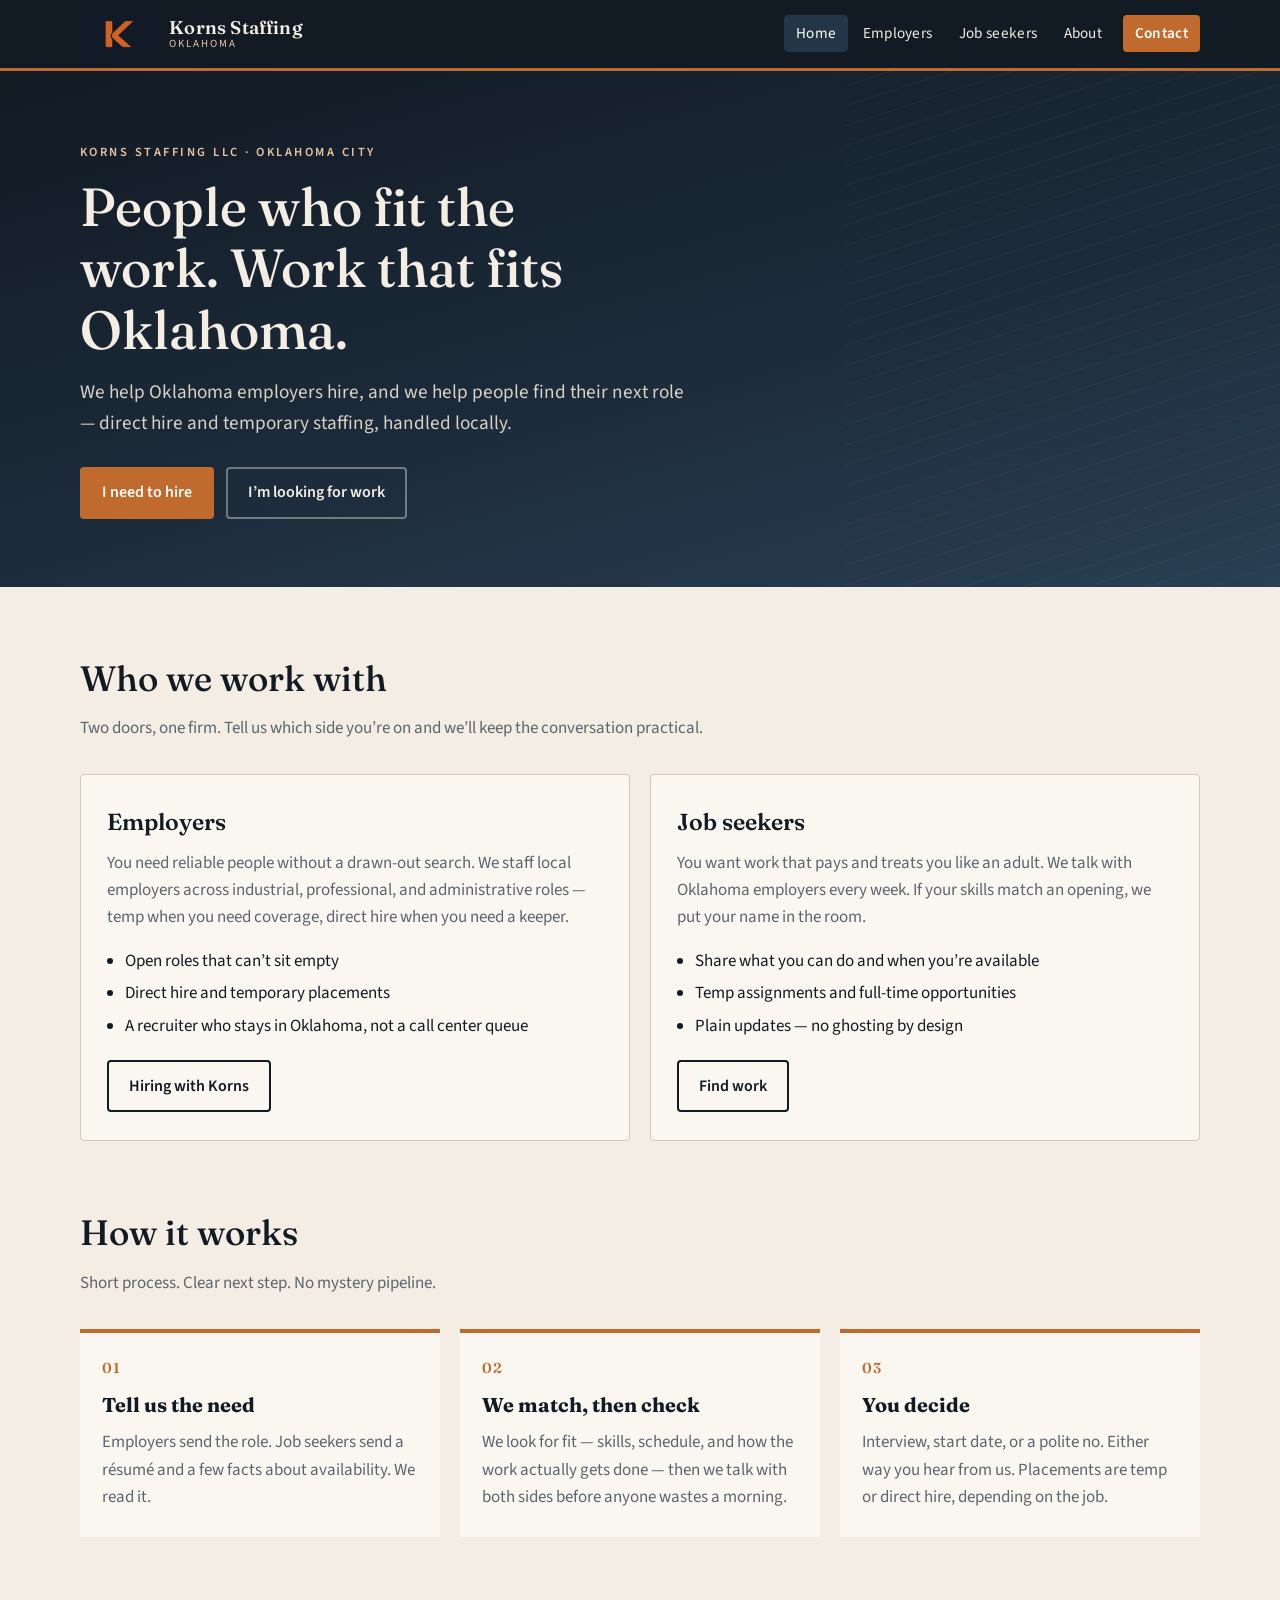
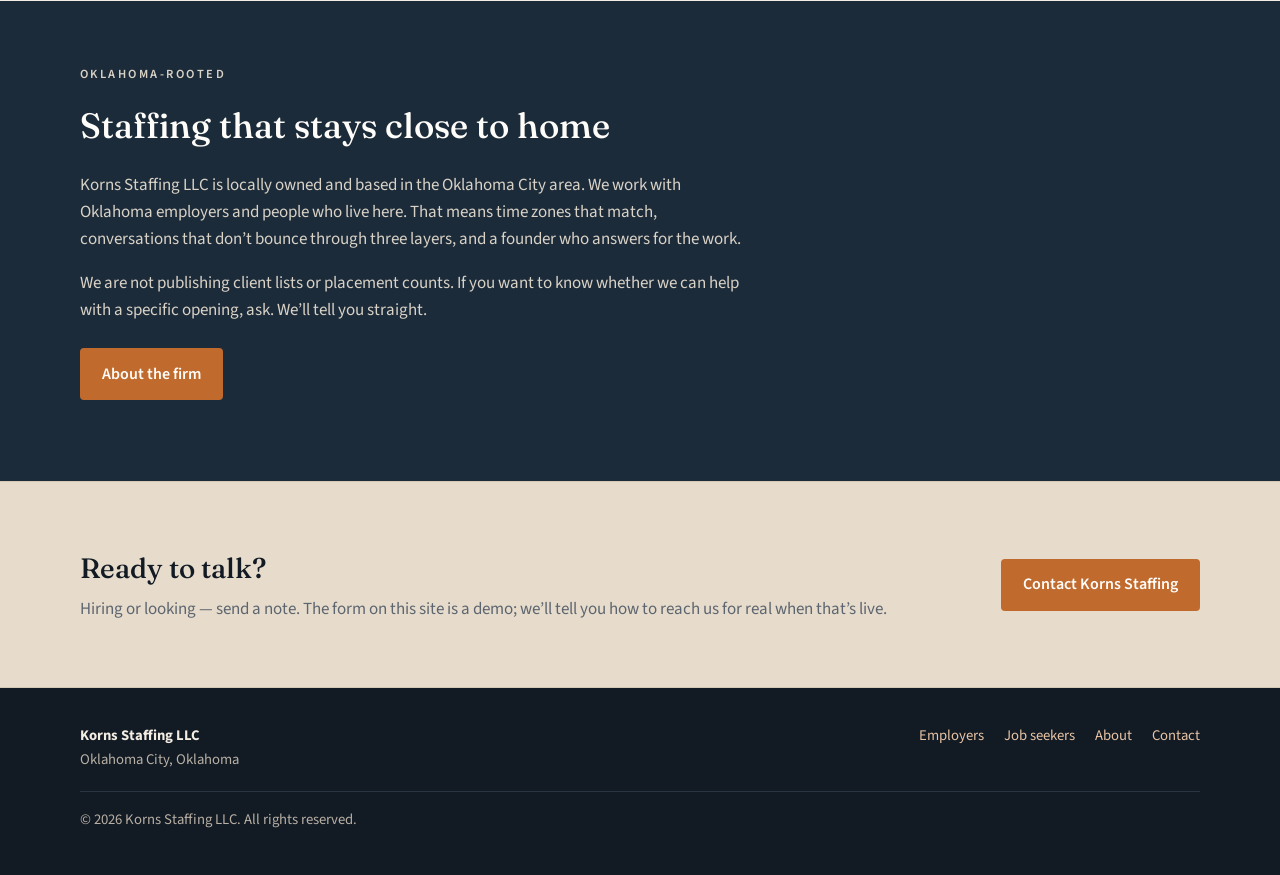
<file: index.html>
<!--
  Assumptions used in this site copy (not independently verified public records):
  - Korns Staffing LLC is a regional staffing firm serving Oklahoma employers and job seekers.
  - Dual audience: companies hiring and people looking for work.
  - Mix described generally as industrial, professional, and administrative placements,
    plus direct hire and temporary staffing — stated as a reasonable staffing mix, not as
    a verified client roster or industry specialization list.
  - Prefer "Oklahoma employers" over naming specific verticals or clients.
  - Contact form is a client-side demo only; there is no public phone, street address, or
    company social profile published here.
  - Founder is Christopher Korns; the firm is locally owned and based in the Oklahoma City area.
-->
<!DOCTYPE html>
<html lang="en">
<head>
  <meta charset="utf-8">
  <meta name="viewport" content="width=device-width, initial-scale=1">
  <title>Korns Staffing LLC | Oklahoma staffing for employers and job seekers</title>
  <meta name="description" content="Korns Staffing LLC connects Oklahoma employers with people ready to work. Direct hire and temporary staffing, locally owned in Oklahoma City.">
  <meta property="og:title" content="Korns Staffing LLC | Oklahoma staffing">
  <meta property="og:description" content="Locally owned staffing for Oklahoma employers and job seekers. Direct hire and temporary placements.">
  <meta property="og:type" content="website">
  <meta property="og:image" content="https://christopherkorns.github.io/korns-staffing/logo-k-navy.png">
  <link rel="icon" href="favicon.png" type="image/png">
  <link rel="preconnect" href="https://fonts.googleapis.com">
  <link rel="preconnect" href="https://fonts.gstatic.com" crossorigin>
  <link href="https://fonts.googleapis.com/css2?family=Fraunces:opsz,wght@9..144,500;9..144,600&family=Source+Sans+3:wght@400;600;700&display=swap" rel="stylesheet">
  <link rel="stylesheet" href="styles.css">
</head>
<body>
  <a class="skip" href="#main">Skip to content</a>
  <header class="site-header">
    <div class="wrap header-inner">
      <a class="logo" href="index.html">
        <img class="logo-seal" src="logo-k-navy.png" alt="" width="52" height="52">
        <span class="logo-text">
          <span class="logo-mark">Korns Staffing</span>
          <span class="logo-sub">Oklahoma</span>
        </span>
      </a>
      <button class="nav-toggle" type="button" aria-expanded="false" aria-controls="site-nav">Menu</button>
      <nav class="nav" id="site-nav" aria-label="Primary">
        <ul class="nav-list">
          <li><a href="index.html" aria-current="page">Home</a></li>
          <li><a href="employers.html">Employers</a></li>
          <li><a href="candidates.html">Job seekers</a></li>
          <li><a href="about.html">About</a></li>
          <li><a class="nav-cta" href="contact.html">Contact</a></li>
        </ul>
      </nav>
    </div>
  </header>

  <main id="main">
    <section class="hero">
      <div class="wrap">
        <p class="eyebrow">Korns Staffing LLC · Oklahoma City</p>
        <h1>People who fit the work. Work that fits Oklahoma.</h1>
        <p class="lede">We help Oklahoma employers hire, and we help people find their next role — direct hire and temporary staffing, handled locally.</p>
        <div class="btn-row">
          <a class="btn btn-primary" href="employers.html">I need to hire</a>
          <a class="btn btn-ghost" href="candidates.html">I’m looking for work</a>
        </div>
      </div>
    </section>

    <section>
      <div class="wrap">
        <h2 class="section-title">Who we work with</h2>
        <p class="section-kicker">Two doors, one firm. Tell us which side you’re on and we’ll keep the conversation practical.</p>
        <div class="split">
          <article class="card">
            <h3>Employers</h3>
            <p>You need reliable people without a drawn-out search. We staff local employers across industrial, professional, and administrative roles — temp when you need coverage, direct hire when you need a keeper.</p>
            <ul>
              <li>Open roles that can’t sit empty</li>
              <li>Direct hire and temporary placements</li>
              <li>A recruiter who stays in Oklahoma, not a call center queue</li>
            </ul>
            <a class="btn btn-outline" href="employers.html">Hiring with Korns</a>
          </article>
          <article class="card">
            <h3>Job seekers</h3>
            <p>You want work that pays and treats you like an adult. We talk with Oklahoma employers every week. If your skills match an opening, we put your name in the room.</p>
            <ul>
              <li>Share what you can do and when you’re available</li>
              <li>Temp assignments and full-time opportunities</li>
              <li>Plain updates — no ghosting by design</li>
            </ul>
            <a class="btn btn-outline" href="candidates.html">Find work</a>
          </article>
        </div>
      </div>
    </section>

    <section style="padding-top:0">
      <div class="wrap">
        <h2 class="section-title">How it works</h2>
        <p class="section-kicker">Short process. Clear next step. No mystery pipeline.</p>
        <div class="steps">
          <article class="step">
            <h3>Tell us the need</h3>
            <p>Employers send the role. Job seekers send a résumé and a few facts about availability. We read it.</p>
          </article>
          <article class="step">
            <h3>We match, then check</h3>
            <p>We look for fit — skills, schedule, and how the work actually gets done — then we talk with both sides before anyone wastes a morning.</p>
          </article>
          <article class="step">
            <h3>You decide</h3>
            <p>Interview, start date, or a polite no. Either way you hear from us. Placements are temp or direct hire, depending on the job.</p>
          </article>
        </div>
      </div>
    </section>

    <section class="root">
      <div class="wrap">
        <p class="eyebrow">Oklahoma-rooted</p>
        <h2 class="section-title">Staffing that stays close to home</h2>
        <p>Korns Staffing LLC is locally owned and based in the Oklahoma City area. We work with Oklahoma employers and people who live here. That means time zones that match, conversations that don’t bounce through three layers, and a founder who answers for the work.</p>
        <p>We are not publishing client lists or placement counts. If you want to know whether we can help with a specific opening, ask. We’ll tell you straight.</p>
        <p style="margin-top:1.5rem"><a class="btn btn-primary" href="about.html">About the firm</a></p>
      </div>
    </section>

    <section class="cta-band">
      <div class="wrap cta-inner">
        <div>
          <h2>Ready to talk?</h2>
          <p>Hiring or looking — send a note. The form on this site is a demo; we’ll tell you how to reach us for real when that’s live.</p>
        </div>
        <a class="btn btn-primary" href="contact.html">Contact Korns Staffing</a>
      </div>
    </section>
  </main>

  <footer class="site-footer">
    <div class="wrap">
      <div class="footer-inner">
        <div>
          <strong style="color:#f3ede3">Korns Staffing LLC</strong><br>
          Oklahoma City, Oklahoma
        </div>
        <nav class="footer-nav" aria-label="Footer">
          <a href="employers.html">Employers</a>
          <a href="candidates.html">Job seekers</a>
          <a href="about.html">About</a>
          <a href="contact.html">Contact</a>
        </nav>
      </div>
      <p class="legal">© 2026 Korns Staffing LLC. All rights reserved.</p>
    </div>
  </footer>
  <script src="script.js"></script>
</body>
</html>
</file>
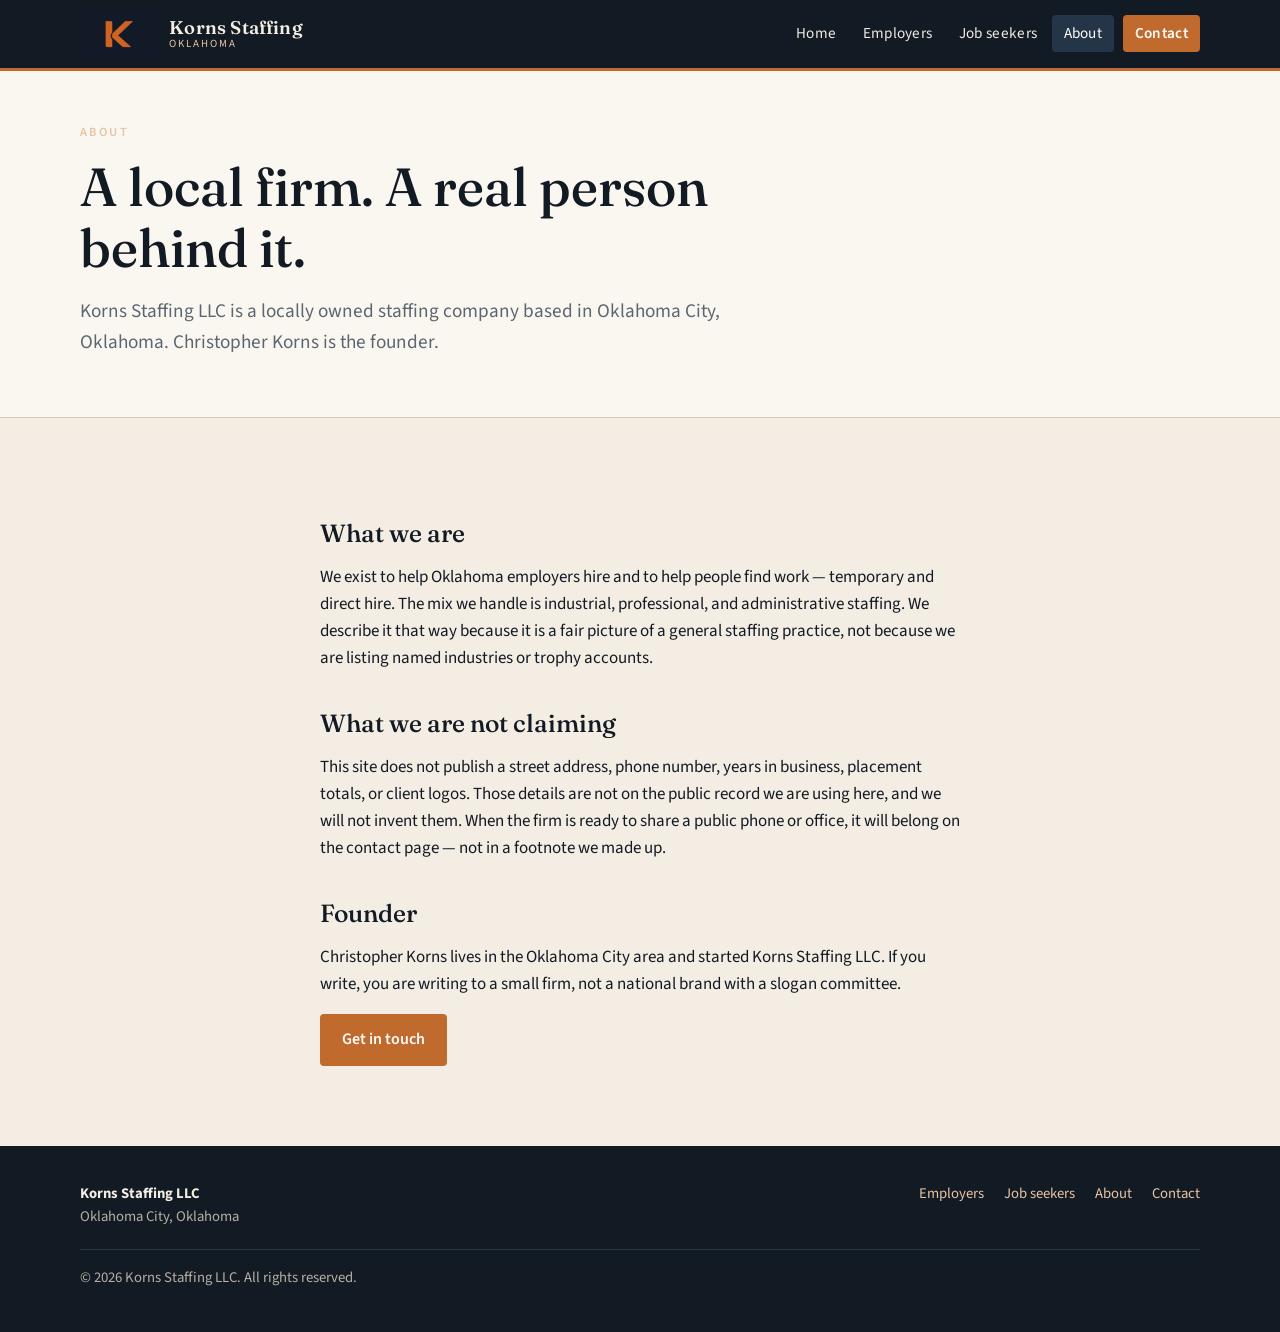
<file: about.html>
<!DOCTYPE html>
<html lang="en">
<head>
  <meta charset="utf-8">
  <meta name="viewport" content="width=device-width, initial-scale=1">
  <title>About | Korns Staffing LLC</title>
  <meta name="description" content="Korns Staffing LLC is a locally owned staffing firm in Oklahoma City, founded by Christopher Korns.">
  <meta property="og:title" content="About Korns Staffing LLC">
  <meta property="og:description" content="Locally owned staffing in Oklahoma City. Founded by Christopher Korns.">
  <meta property="og:type" content="website">
  <link rel="icon" href="favicon.png" type="image/png">
  <link rel="preconnect" href="https://fonts.googleapis.com">
  <link rel="preconnect" href="https://fonts.gstatic.com" crossorigin>
  <link href="https://fonts.googleapis.com/css2?family=Fraunces:opsz,wght@9..144,500;9..144,600&family=Source+Sans+3:wght@400;600;700&display=swap" rel="stylesheet">
  <link rel="stylesheet" href="styles.css">
</head>
<body>
  <a class="skip" href="#main">Skip to content</a>
  <header class="site-header">
    <div class="wrap header-inner">
      <a class="logo" href="index.html">
        <img class="logo-seal" src="logo-k-navy.png" alt="" width="52" height="52">
        <span class="logo-text">
          <span class="logo-mark">Korns Staffing</span>
          <span class="logo-sub">Oklahoma</span>
        </span>
      </a>
      <button class="nav-toggle" type="button" aria-expanded="false" aria-controls="site-nav">Menu</button>
      <nav class="nav" id="site-nav" aria-label="Primary">
        <ul class="nav-list">
          <li><a href="index.html">Home</a></li>
          <li><a href="employers.html">Employers</a></li>
          <li><a href="candidates.html">Job seekers</a></li>
          <li><a href="about.html" aria-current="page">About</a></li>
          <li><a class="nav-cta" href="contact.html">Contact</a></li>
        </ul>
      </nav>
    </div>
  </header>
  <main id="main">
    <div class="page-hero">
      <div class="wrap">
        <p class="eyebrow">About</p>
        <h1>A local firm. A real person behind it.</h1>
        <p class="lede">Korns Staffing LLC is a locally owned staffing company based in Oklahoma City, Oklahoma. Christopher Korns is the founder.</p>
      </div>
    </div>
    <section>
      <div class="wrap prose">
        <h2>What we are</h2>
        <p>We exist to help Oklahoma employers hire and to help people find work — temporary and direct hire. The mix we handle is industrial, professional, and administrative staffing. We describe it that way because it is a fair picture of a general staffing practice, not because we are listing named industries or trophy accounts.</p>
        <h2>What we are not claiming</h2>
        <p>This site does not publish a street address, phone number, years in business, placement totals, or client logos. Those details are not on the public record we are using here, and we will not invent them. When the firm is ready to share a public phone or office, it will belong on the contact page — not in a footnote we made up.</p>
        <h2>Founder</h2>
        <p>Christopher Korns lives in the Oklahoma City area and started Korns Staffing LLC. If you write, you are writing to a small firm, not a national brand with a slogan committee.</p>
        <p><a class="btn btn-primary" href="contact.html">Get in touch</a></p>
      </div>
    </section>
  </main>
  <footer class="site-footer">
    <div class="wrap">
      <div class="footer-inner">
        <div>
          <strong style="color:#f3ede3">Korns Staffing LLC</strong><br>
          Oklahoma City, Oklahoma
        </div>
        <nav class="footer-nav" aria-label="Footer">
          <a href="employers.html">Employers</a>
          <a href="candidates.html">Job seekers</a>
          <a href="about.html">About</a>
          <a href="contact.html">Contact</a>
        </nav>
      </div>
      <p class="legal">© 2026 Korns Staffing LLC. All rights reserved.</p>
    </div>
  </footer>
  <script src="script.js"></script>
</body>
</html>
</file>
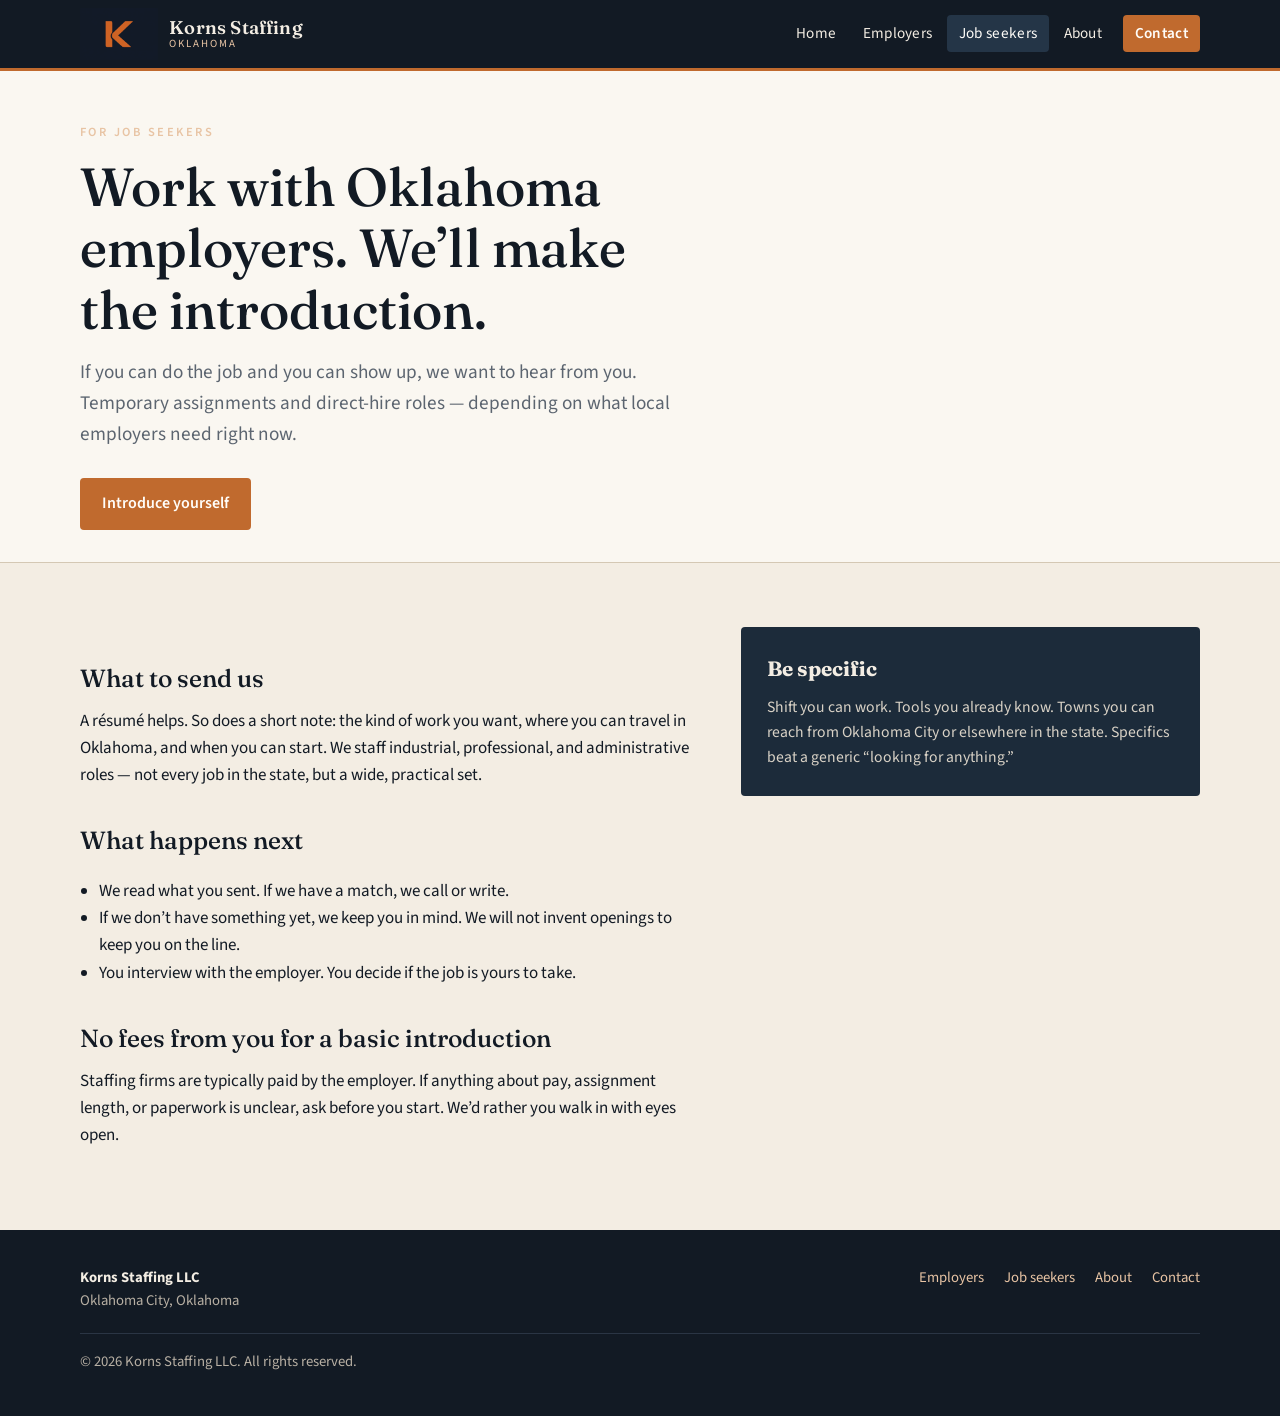
<file: candidates.html>
<!DOCTYPE html>
<html lang="en">
<head>
  <meta charset="utf-8">
  <meta name="viewport" content="width=device-width, initial-scale=1">
  <title>For job seekers | Korns Staffing LLC</title>
  <meta name="description" content="Looking for work in Oklahoma? Korns Staffing LLC connects people with local employers for temporary and direct-hire jobs.">
  <meta property="og:title" content="For job seekers | Korns Staffing LLC">
  <meta property="og:description" content="Temporary and direct-hire opportunities with Oklahoma employers. Locally owned staffing in Oklahoma City.">
  <meta property="og:type" content="website">
  <link rel="icon" href="favicon.png" type="image/png">
  <link rel="preconnect" href="https://fonts.googleapis.com">
  <link rel="preconnect" href="https://fonts.gstatic.com" crossorigin>
  <link href="https://fonts.googleapis.com/css2?family=Fraunces:opsz,wght@9..144,500;9..144,600&family=Source+Sans+3:wght@400;600;700&display=swap" rel="stylesheet">
  <link rel="stylesheet" href="styles.css">
</head>
<body>
  <a class="skip" href="#main">Skip to content</a>
  <header class="site-header">
    <div class="wrap header-inner">
      <a class="logo" href="index.html">
        <img class="logo-seal" src="logo-k-navy.png" alt="" width="52" height="52">
        <span class="logo-text">
          <span class="logo-mark">Korns Staffing</span>
          <span class="logo-sub">Oklahoma</span>
        </span>
      </a>
      <button class="nav-toggle" type="button" aria-expanded="false" aria-controls="site-nav">Menu</button>
      <nav class="nav" id="site-nav" aria-label="Primary">
        <ul class="nav-list">
          <li><a href="index.html">Home</a></li>
          <li><a href="employers.html">Employers</a></li>
          <li><a href="candidates.html" aria-current="page">Job seekers</a></li>
          <li><a href="about.html">About</a></li>
          <li><a class="nav-cta" href="contact.html">Contact</a></li>
        </ul>
      </nav>
    </div>
  </header>
  <main id="main">
    <div class="page-hero">
      <div class="wrap">
        <p class="eyebrow">For job seekers</p>
        <h1>Work with Oklahoma employers. We’ll make the introduction.</h1>
        <p class="lede">If you can do the job and you can show up, we want to hear from you. Temporary assignments and direct-hire roles — depending on what local employers need right now.</p>
        <a class="btn btn-primary" href="contact.html">Introduce yourself</a>
      </div>
    </div>
    <section>
      <div class="wrap two-col">
        <div class="prose">
          <h2>What to send us</h2>
          <p>A résumé helps. So does a short note: the kind of work you want, where you can travel in Oklahoma, and when you can start. We staff industrial, professional, and administrative roles — not every job in the state, but a wide, practical set.</p>
          <h2>What happens next</h2>
          <ul>
            <li>We read what you sent. If we have a match, we call or write.</li>
            <li>If we don’t have something yet, we keep you in mind. We will not invent openings to keep you on the line.</li>
            <li>You interview with the employer. You decide if the job is yours to take.</li>
          </ul>
          <h2>No fees from you for a basic introduction</h2>
          <p>Staffing firms are typically paid by the employer. If anything about pay, assignment length, or paperwork is unclear, ask before you start. We’d rather you walk in with eyes open.</p>
        </div>
        <aside class="aside-note">
          <h2>Be specific</h2>
          <p>Shift you can work. Tools you already know. Towns you can reach from Oklahoma City or elsewhere in the state. Specifics beat a generic “looking for anything.”</p>
        </aside>
      </div>
    </section>
  </main>
  <footer class="site-footer">
    <div class="wrap">
      <div class="footer-inner">
        <div>
          <strong style="color:#f3ede3">Korns Staffing LLC</strong><br>
          Oklahoma City, Oklahoma
        </div>
        <nav class="footer-nav" aria-label="Footer">
          <a href="employers.html">Employers</a>
          <a href="candidates.html">Job seekers</a>
          <a href="about.html">About</a>
          <a href="contact.html">Contact</a>
        </nav>
      </div>
      <p class="legal">© 2026 Korns Staffing LLC. All rights reserved.</p>
    </div>
  </footer>
  <script src="script.js"></script>
</body>
</html>
</file>
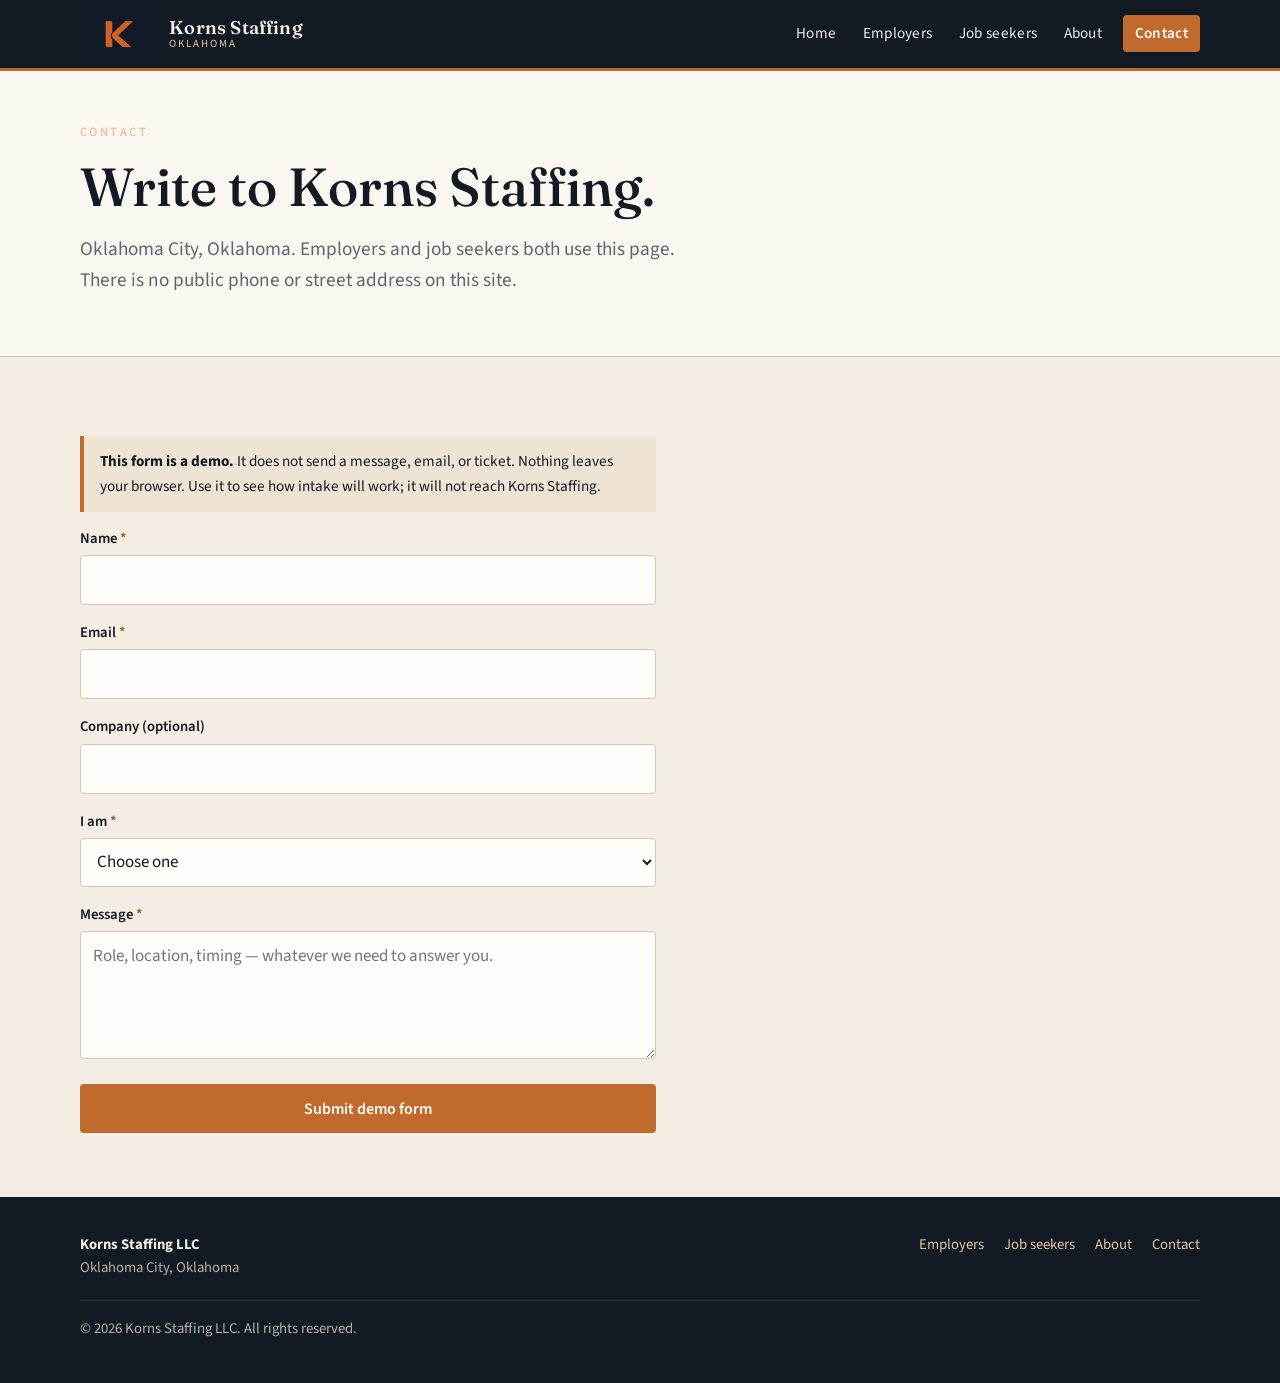
<file: contact.html>
<!DOCTYPE html>
<html lang="en">
<head>
  <meta charset="utf-8">
  <meta name="viewport" content="width=device-width, initial-scale=1">
  <title>Contact | Korns Staffing LLC</title>
  <meta name="description" content="Contact Korns Staffing LLC in Oklahoma City. Demo form for employers and job seekers — no live backend on this site.">
  <meta property="og:title" content="Contact Korns Staffing LLC">
  <meta property="og:description" content="Reach Korns Staffing LLC in Oklahoma City. Hiring or looking for work.">
  <meta property="og:type" content="website">
  <link rel="icon" href="favicon.png" type="image/png">
  <link rel="preconnect" href="https://fonts.googleapis.com">
  <link rel="preconnect" href="https://fonts.gstatic.com" crossorigin>
  <link href="https://fonts.googleapis.com/css2?family=Fraunces:opsz,wght@9..144,500;9..144,600&family=Source+Sans+3:wght@400;600;700&display=swap" rel="stylesheet">
  <link rel="stylesheet" href="styles.css">
</head>
<body>
  <a class="skip" href="#main">Skip to content</a>
  <header class="site-header">
    <div class="wrap header-inner">
      <a class="logo" href="index.html">
        <img class="logo-seal" src="logo-k-navy.png" alt="" width="52" height="52">
        <span class="logo-text">
          <span class="logo-mark">Korns Staffing</span>
          <span class="logo-sub">Oklahoma</span>
        </span>
      </a>
      <button class="nav-toggle" type="button" aria-expanded="false" aria-controls="site-nav">Menu</button>
      <nav class="nav" id="site-nav" aria-label="Primary">
        <ul class="nav-list">
          <li><a href="index.html">Home</a></li>
          <li><a href="employers.html">Employers</a></li>
          <li><a href="candidates.html">Job seekers</a></li>
          <li><a href="about.html">About</a></li>
          <li><a class="nav-cta" href="contact.html" aria-current="page">Contact</a></li>
        </ul>
      </nav>
    </div>
  </header>
  <main id="main">
    <div class="page-hero">
      <div class="wrap">
        <p class="eyebrow">Contact</p>
        <h1>Write to Korns Staffing.</h1>
        <p class="lede">Oklahoma City, Oklahoma. Employers and job seekers both use this page. There is no public phone or street address on this site.</p>
      </div>
    </div>
    <section>
      <div class="wrap">
        <p class="form-note"><strong>This form is a demo.</strong> It does not send a message, email, or ticket. Nothing leaves your browser. Use it to see how intake will work; it will not reach Korns Staffing.</p>
        <form id="contact-form" action="#" method="post" novalidate>
          <div>
            <label for="name">Name <span class="req">*</span></label>
            <input id="name" name="name" type="text" autocomplete="name" required>
          </div>
          <div>
            <label for="email">Email <span class="req">*</span></label>
            <input id="email" name="email" type="email" autocomplete="email" required>
          </div>
          <div>
            <label for="company">Company (optional)</label>
            <input id="company" name="company" type="text" autocomplete="organization">
          </div>
          <div>
            <label for="role">I am <span class="req">*</span></label>
            <select id="role" name="role" required>
              <option value="">Choose one</option>
              <option value="hiring">Hiring — I represent an employer</option>
              <option value="seeking">Seeking work</option>
            </select>
          </div>
          <div>
            <label for="message">Message <span class="req">*</span></label>
            <textarea id="message" name="message" required placeholder="Role, location, timing — whatever we need to answer you."></textarea>
          </div>
          <button class="btn btn-primary" type="submit">Submit demo form</button>
        </form>
        <p id="form-status" class="form-status" tabindex="-1">Form received in this browser only. It was not sent. This is a demonstration — no email went out.</p>
      </div>
    </section>
  </main>
  <footer class="site-footer">
    <div class="wrap">
      <div class="footer-inner">
        <div>
          <strong style="color:#f3ede3">Korns Staffing LLC</strong><br>
          Oklahoma City, Oklahoma
        </div>
        <nav class="footer-nav" aria-label="Footer">
          <a href="employers.html">Employers</a>
          <a href="candidates.html">Job seekers</a>
          <a href="about.html">About</a>
          <a href="contact.html">Contact</a>
        </nav>
      </div>
      <p class="legal">© 2026 Korns Staffing LLC. All rights reserved.</p>
    </div>
  </footer>
  <script src="script.js"></script>
</body>
</html>
</file>
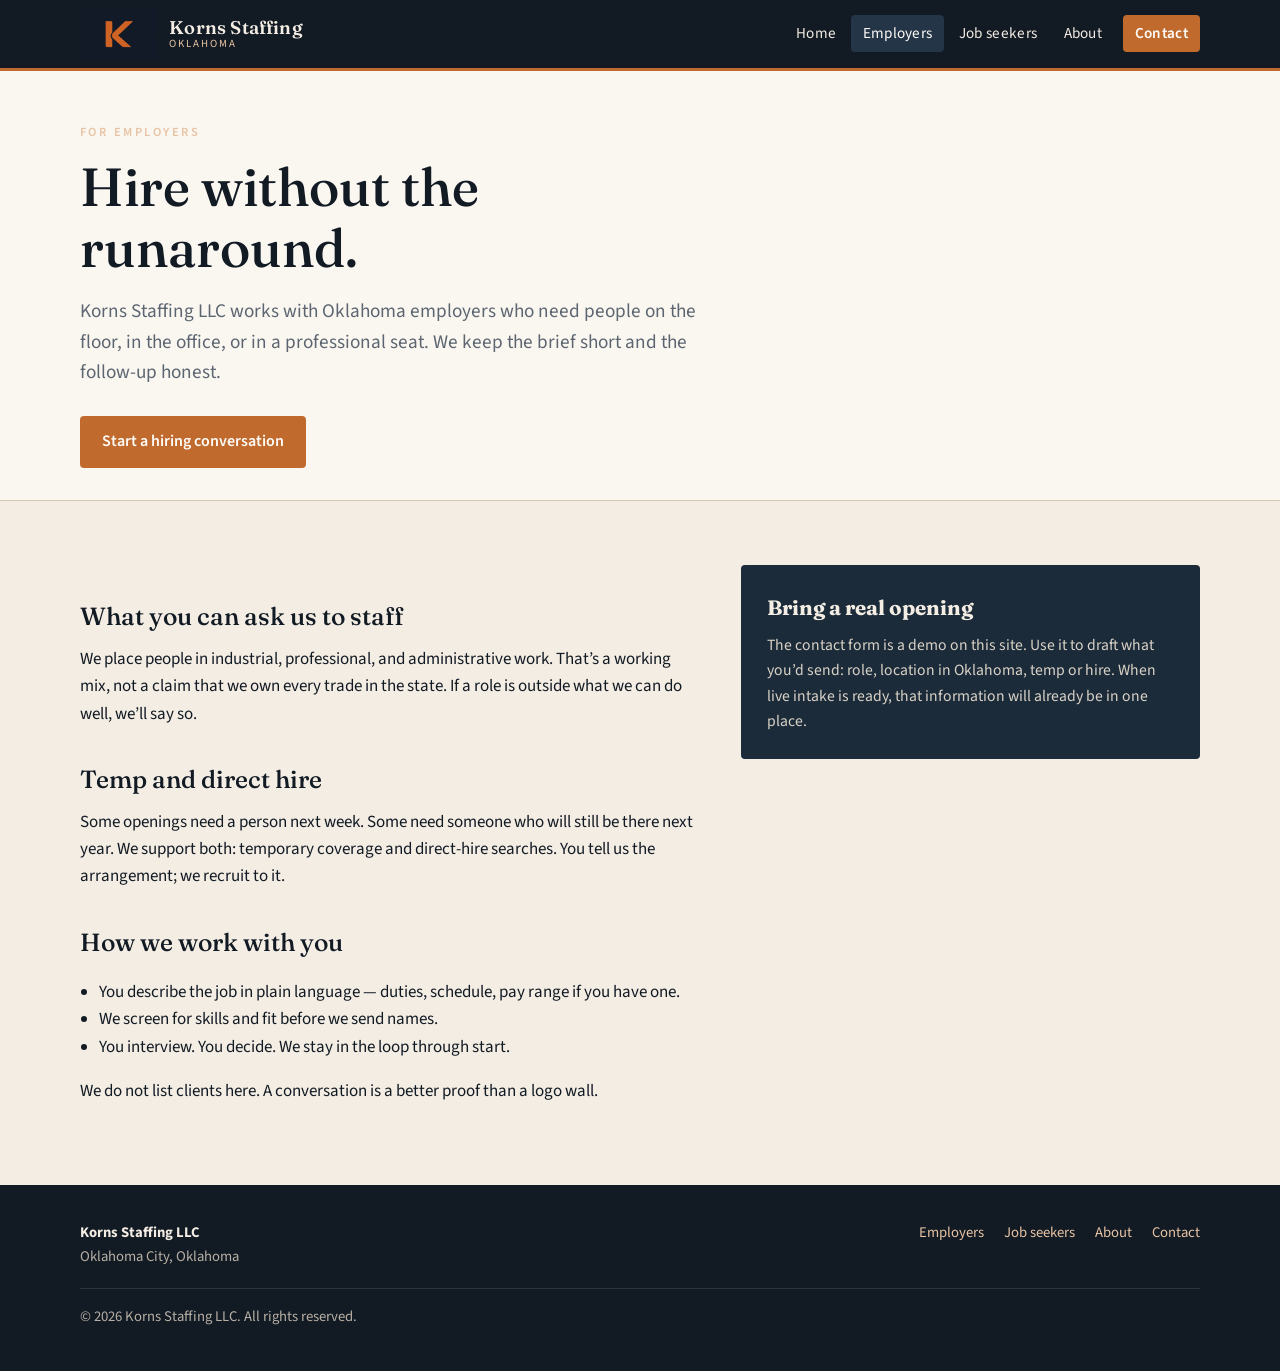
<file: employers.html>
<!DOCTYPE html>
<html lang="en">
<head>
  <meta charset="utf-8">
  <meta name="viewport" content="width=device-width, initial-scale=1">
  <title>For employers | Korns Staffing LLC</title>
  <meta name="description" content="Korns Staffing LLC helps Oklahoma employers fill roles through temporary and direct-hire staffing. Locally owned in Oklahoma City.">
  <meta property="og:title" content="For employers | Korns Staffing LLC">
  <meta property="og:description" content="Temporary and direct-hire staffing for Oklahoma employers. Locally owned in Oklahoma City.">
  <meta property="og:type" content="website">
  <link rel="icon" href="favicon.png" type="image/png">
  <link rel="preconnect" href="https://fonts.googleapis.com">
  <link rel="preconnect" href="https://fonts.gstatic.com" crossorigin>
  <link href="https://fonts.googleapis.com/css2?family=Fraunces:opsz,wght@9..144,500;9..144,600&family=Source+Sans+3:wght@400;600;700&display=swap" rel="stylesheet">
  <link rel="stylesheet" href="styles.css">
</head>
<body>
  <a class="skip" href="#main">Skip to content</a>
  <header class="site-header">
    <div class="wrap header-inner">
      <a class="logo" href="index.html">
        <img class="logo-seal" src="logo-k-navy.png" alt="" width="52" height="52">
        <span class="logo-text">
          <span class="logo-mark">Korns Staffing</span>
          <span class="logo-sub">Oklahoma</span>
        </span>
      </a>
      <button class="nav-toggle" type="button" aria-expanded="false" aria-controls="site-nav">Menu</button>
      <nav class="nav" id="site-nav" aria-label="Primary">
        <ul class="nav-list">
          <li><a href="index.html">Home</a></li>
          <li><a href="employers.html" aria-current="page">Employers</a></li>
          <li><a href="candidates.html">Job seekers</a></li>
          <li><a href="about.html">About</a></li>
          <li><a class="nav-cta" href="contact.html">Contact</a></li>
        </ul>
      </nav>
    </div>
  </header>
  <main id="main">
    <div class="page-hero">
      <div class="wrap">
        <p class="eyebrow">For employers</p>
        <h1>Hire without the runaround.</h1>
        <p class="lede">Korns Staffing LLC works with Oklahoma employers who need people on the floor, in the office, or in a professional seat. We keep the brief short and the follow-up honest.</p>
        <a class="btn btn-primary" href="contact.html">Start a hiring conversation</a>
      </div>
    </div>
    <section>
      <div class="wrap two-col">
        <div class="prose">
          <h2>What you can ask us to staff</h2>
          <p>We place people in industrial, professional, and administrative work. That’s a working mix, not a claim that we own every trade in the state. If a role is outside what we can do well, we’ll say so.</p>
          <h2>Temp and direct hire</h2>
          <p>Some openings need a person next week. Some need someone who will still be there next year. We support both: temporary coverage and direct-hire searches. You tell us the arrangement; we recruit to it.</p>
          <h2>How we work with you</h2>
          <ul>
            <li>You describe the job in plain language — duties, schedule, pay range if you have one.</li>
            <li>We screen for skills and fit before we send names.</li>
            <li>You interview. You decide. We stay in the loop through start.</li>
          </ul>
          <p>We do not list clients here. A conversation is a better proof than a logo wall.</p>
        </div>
        <aside class="aside-note">
          <h2>Bring a real opening</h2>
          <p>The contact form is a demo on this site. Use it to draft what you’d send: role, location in Oklahoma, temp or hire. When live intake is ready, that information will already be in one place.</p>
        </aside>
      </div>
    </section>
  </main>
  <footer class="site-footer">
    <div class="wrap">
      <div class="footer-inner">
        <div>
          <strong style="color:#f3ede3">Korns Staffing LLC</strong><br>
          Oklahoma City, Oklahoma
        </div>
        <nav class="footer-nav" aria-label="Footer">
          <a href="employers.html">Employers</a>
          <a href="candidates.html">Job seekers</a>
          <a href="about.html">About</a>
          <a href="contact.html">Contact</a>
        </nav>
      </div>
      <p class="legal">© 2026 Korns Staffing LLC. All rights reserved.</p>
    </div>
  </footer>
  <script src="script.js"></script>
</body>
</html>
</file>
<file: styles.css>
/* Korns Staffing LLC — custom styles. No frameworks. */

:root {
  --ink: #121a24;
  --navy: #1c2b3a;
  --navy-mid: #243547;
  --paper: #f3ede3;
  --paper-deep: #e7dccb;
  --cream: #faf7f1;
  --copper: #c06a2e;
  --copper-dark: #9a5322;
  --copper-soft: #e8c4a4;
  --rule: #d4c8b4;
  --muted: #5c6570;
  --white: #fffdf9;
  --focus: #c06a2e;
  --radius: 4px;
  --shadow: 0 12px 40px rgba(18, 26, 36, 0.12);
  --max: 1120px;
  --header-h: 4.25rem;
}

*, *::before, *::after { box-sizing: border-box; }
html { scroll-behavior: smooth; }
body {
  margin: 0;
  font-family: "Source Sans 3", "Segoe UI", sans-serif;
  font-size: 1.0625rem;
  line-height: 1.6;
  color: var(--ink);
  background: var(--paper);
}
img, svg { max-width: 100%; display: block; }
a { color: var(--copper-dark); }
a:hover { color: var(--copper); }
:focus-visible {
  outline: 3px solid var(--focus);
  outline-offset: 3px;
}

.skip {
  position: absolute;
  left: -999px;
  top: 0;
  background: var(--ink);
  color: var(--white);
  padding: 0.5rem 1rem;
  z-index: 100;
}
.skip:focus { left: 0.5rem; top: 0.5rem; }

.wrap {
  width: min(var(--max), calc(100% - 2.5rem));
  margin-inline: auto;
}

/* Header */
.site-header {
  position: sticky;
  top: 0;
  z-index: 50;
  background: var(--ink);
  color: var(--paper);
  border-bottom: 3px solid var(--copper);
}
.header-inner {
  display: flex;
  align-items: center;
  justify-content: space-between;
  min-height: var(--header-h);
  gap: 1rem;
}
.logo {
  display: flex;
  align-items: center;
  gap: 0.7rem;
  text-decoration: none;
  color: var(--paper);
}
.logo-seal {
  height: 52px;
  width: auto;
  flex-shrink: 0;
  background: transparent;
  mix-blend-mode: lighten;
}
.logo-text { display: flex; flex-direction: column; line-height: 1.1; }
.logo-mark {
  font-family: Fraunces, Georgia, serif;
  font-weight: 600;
  font-size: 1.15rem;
  letter-spacing: 0.01em;
}
.logo-sub {
  font-size: 0.68rem;
  letter-spacing: 0.18em;
  text-transform: uppercase;
  color: var(--copper-soft);
}

.nav-toggle {
  display: none;
  background: transparent;
  border: 1px solid var(--copper);
  color: var(--paper);
  padding: 0.45rem 0.7rem;
  font: inherit;
  cursor: pointer;
  border-radius: var(--radius);
}
.nav-toggle:hover { background: var(--navy-mid); }

.nav-list {
  display: flex;
  list-style: none;
  margin: 0;
  padding: 0;
  gap: 0.15rem;
  align-items: center;
}
.nav-list a {
  color: var(--paper);
  text-decoration: none;
  padding: 0.45rem 0.75rem;
  font-size: 0.95rem;
  letter-spacing: 0.02em;
  border-radius: var(--radius);
}
.nav-list a:hover,
.nav-list a[aria-current="page"] {
  background: var(--navy-mid);
  color: var(--white);
}
.nav-list a.nav-cta {
  background: var(--copper);
  color: var(--white);
  margin-left: 0.4rem;
  font-weight: 600;
}
.nav-list a.nav-cta:hover { background: var(--copper-dark); color: var(--white); }

/* Hero */
.hero {
  background:
    linear-gradient(165deg, var(--ink) 0%, var(--navy) 55%, #2a3f54 100%);
  color: var(--paper);
  padding: 4.5rem 0 4.25rem;
  position: relative;
  overflow: hidden;
}
.hero::after {
  content: "";
  position: absolute;
  right: -8%;
  top: -20%;
  width: 42%;
  height: 140%;
  background: repeating-linear-gradient(
    -18deg,
    transparent,
    transparent 18px,
    rgba(192, 106, 46, 0.07) 18px,
    rgba(192, 106, 46, 0.07) 19px
  );
  pointer-events: none;
}
.eyebrow {
  font-size: 0.78rem;
  letter-spacing: 0.2em;
  text-transform: uppercase;
  color: var(--copper-soft);
  margin: 0 0 0.85rem;
  font-weight: 600;
}
.hero h1, .page-hero h1 {
  font-family: Fraunces, Georgia, serif;
  font-weight: 500;
  font-size: clamp(2.1rem, 4.5vw, 3.35rem);
  line-height: 1.15;
  margin: 0 0 1rem;
  max-width: 16ch;
}
.lede {
  font-size: 1.2rem;
  max-width: 38rem;
  color: #d9d2c6;
  margin: 0 0 1.75rem;
}
.page-hero .lede { color: var(--muted); max-width: 40rem; }

.btn-row { display: flex; flex-wrap: wrap; gap: 0.75rem; }
.btn {
  display: inline-flex;
  align-items: center;
  justify-content: center;
  padding: 0.7rem 1.25rem;
  text-decoration: none;
  font-weight: 600;
  border-radius: var(--radius);
  border: 2px solid transparent;
  cursor: pointer;
  font-family: inherit;
  font-size: 1rem;
}
.btn-primary {
  background: var(--copper);
  color: var(--white);
  border-color: var(--copper);
}
.btn-primary:hover { background: var(--copper-dark); color: var(--white); border-color: var(--copper-dark); }
.btn-ghost {
  background: transparent;
  color: var(--paper);
  border-color: rgba(243, 237, 227, 0.4);
}
.btn-ghost:hover { border-color: var(--paper); color: var(--white); }
.btn-outline {
  background: transparent;
  color: var(--ink);
  border-color: var(--ink);
}
.btn-outline:hover { background: var(--ink); color: var(--paper); }

/* Sections */
section { padding: 4rem 0; }
.section-title {
  font-family: Fraunces, Georgia, serif;
  font-weight: 500;
  font-size: clamp(1.7rem, 3vw, 2.2rem);
  margin: 0 0 0.5rem;
}
.section-kicker {
  color: var(--muted);
  margin: 0 0 2rem;
  max-width: 40rem;
}

.split {
  display: grid;
  grid-template-columns: 1fr 1fr;
  gap: 1.25rem;
}
.card {
  background: var(--cream);
  border: 1px solid var(--rule);
  padding: 1.75rem 1.6rem;
  border-radius: var(--radius);
  box-shadow: 0 1px 0 rgba(255,255,255,0.6) inset;
}
.card h3 {
  font-family: Fraunces, Georgia, serif;
  font-weight: 600;
  font-size: 1.45rem;
  margin: 0 0 0.6rem;
}
.card p { margin: 0 0 1rem; color: var(--muted); }
.card ul { margin: 0 0 1.25rem; padding-left: 1.15rem; color: var(--ink); }
.card li { margin-bottom: 0.35rem; }

.steps {
  display: grid;
  grid-template-columns: repeat(3, 1fr);
  gap: 1.25rem;
  counter-reset: step;
}
.step {
  background: var(--cream);
  border-top: 4px solid var(--copper);
  padding: 1.5rem 1.35rem 1.6rem;
  position: relative;
}
.step h3 {
  font-family: Fraunces, Georgia, serif;
  font-size: 1.25rem;
  margin: 0 0 0.5rem;
}
.step p { margin: 0; color: var(--muted); }
.step::before {
  counter-increment: step;
  content: "0" counter(step);
  display: block;
  font-family: Fraunces, Georgia, serif;
  color: var(--copper);
  font-size: 0.9rem;
  letter-spacing: 0.12em;
  margin-bottom: 0.6rem;
  font-weight: 600;
}

.root {
  background: var(--navy);
  color: var(--paper);
}
.root .section-title { color: var(--white); }
.root .section-kicker { color: #c5bbae; }
.root p { max-width: 42rem; color: #d9d2c6; }

.cta-band {
  background: var(--paper-deep);
  border-block: 1px solid var(--rule);
}
.cta-inner {
  display: flex;
  flex-wrap: wrap;
  align-items: center;
  justify-content: space-between;
  gap: 1.25rem;
}
.cta-inner h2 {
  font-family: Fraunces, Georgia, serif;
  font-weight: 500;
  font-size: 1.75rem;
  margin: 0 0 0.3rem;
}
.cta-inner p { margin: 0; color: var(--muted); }

/* Page hero */
.page-hero {
  padding: 3.25rem 0 2rem;
  border-bottom: 1px solid var(--rule);
  background: var(--cream);
}
.page-hero h1 { max-width: 18ch; color: var(--ink); }

.prose { max-width: 40rem; }
.prose h2 {
  font-family: Fraunces, Georgia, serif;
  font-weight: 500;
  font-size: 1.55rem;
  margin: 2rem 0 0.6rem;
}
.prose p { margin: 0 0 1rem; }
.prose ul { padding-left: 1.2rem; }

.two-col {
  display: grid;
  grid-template-columns: 1.15fr 0.85fr;
  gap: 2.5rem;
  align-items: start;
}
.aside-note {
  background: var(--navy);
  color: var(--paper);
  padding: 1.6rem;
  border-radius: var(--radius);
}
.aside-note h2 {
  font-family: Fraunces, Georgia, serif;
  margin: 0 0 0.6rem;
  font-size: 1.3rem;
}
.aside-note p { margin: 0; color: #d9d2c6; font-size: 0.98rem; }

/* Form */
form {
  display: grid;
  gap: 1rem;
  max-width: 36rem;
}
label {
  display: block;
  font-weight: 600;
  font-size: 0.92rem;
  margin-bottom: 0.3rem;
}
.req { color: var(--copper-dark); }
input[type="text"],
input[type="email"],
select,
textarea {
  width: 100%;
  padding: 0.65rem 0.75rem;
  font: inherit;
  border: 1px solid var(--rule);
  background: var(--white);
  border-radius: var(--radius);
  color: var(--ink);
}
textarea { min-height: 8rem; resize: vertical; }
input:focus, select:focus, textarea:focus {
  border-color: var(--copper);
  outline: none;
  box-shadow: 0 0 0 3px var(--copper-soft);
}
.form-note {
  background: #efe4d4;
  border-left: 4px solid var(--copper);
  padding: 0.85rem 1rem;
  font-size: 0.95rem;
  max-width: 36rem;
}
.form-status {
  display: none;
  padding: 0.9rem 1rem;
  background: var(--navy);
  color: var(--paper);
  border-radius: var(--radius);
  max-width: 36rem;
}
.form-status.show { display: block; }

/* Footer */
.site-footer {
  background: var(--ink);
  color: #b8b0a4;
  padding: 2.25rem 0 1.75rem;
  font-size: 0.92rem;
}
.footer-inner {
  display: flex;
  flex-wrap: wrap;
  justify-content: space-between;
  gap: 1.5rem;
}
.site-footer a { color: var(--copper-soft); text-decoration: none; }
.site-footer a:hover { text-decoration: underline; color: var(--paper); }
.footer-nav { display: flex; flex-wrap: wrap; gap: 0.85rem 1.25rem; }
.legal { margin-top: 1.25rem; padding-top: 1rem; border-top: 1px solid #2a3544; }

@media (max-width: 820px) {
  .split, .steps, .two-col { grid-template-columns: 1fr; }
  .nav-toggle { display: inline-flex; }
  .nav {
    position: absolute;
    left: 0;
    right: 0;
    top: 100%;
    background: var(--ink);
    border-bottom: 3px solid var(--copper);
    display: none;
  }
  .nav.open { display: block; }
  .nav-list {
    flex-direction: column;
    align-items: stretch;
    padding: 0.5rem 1.25rem 1rem;
  }
  .nav-list a.nav-cta { margin-left: 0; }
  .hero { padding: 3rem 0; }
}
</file>
